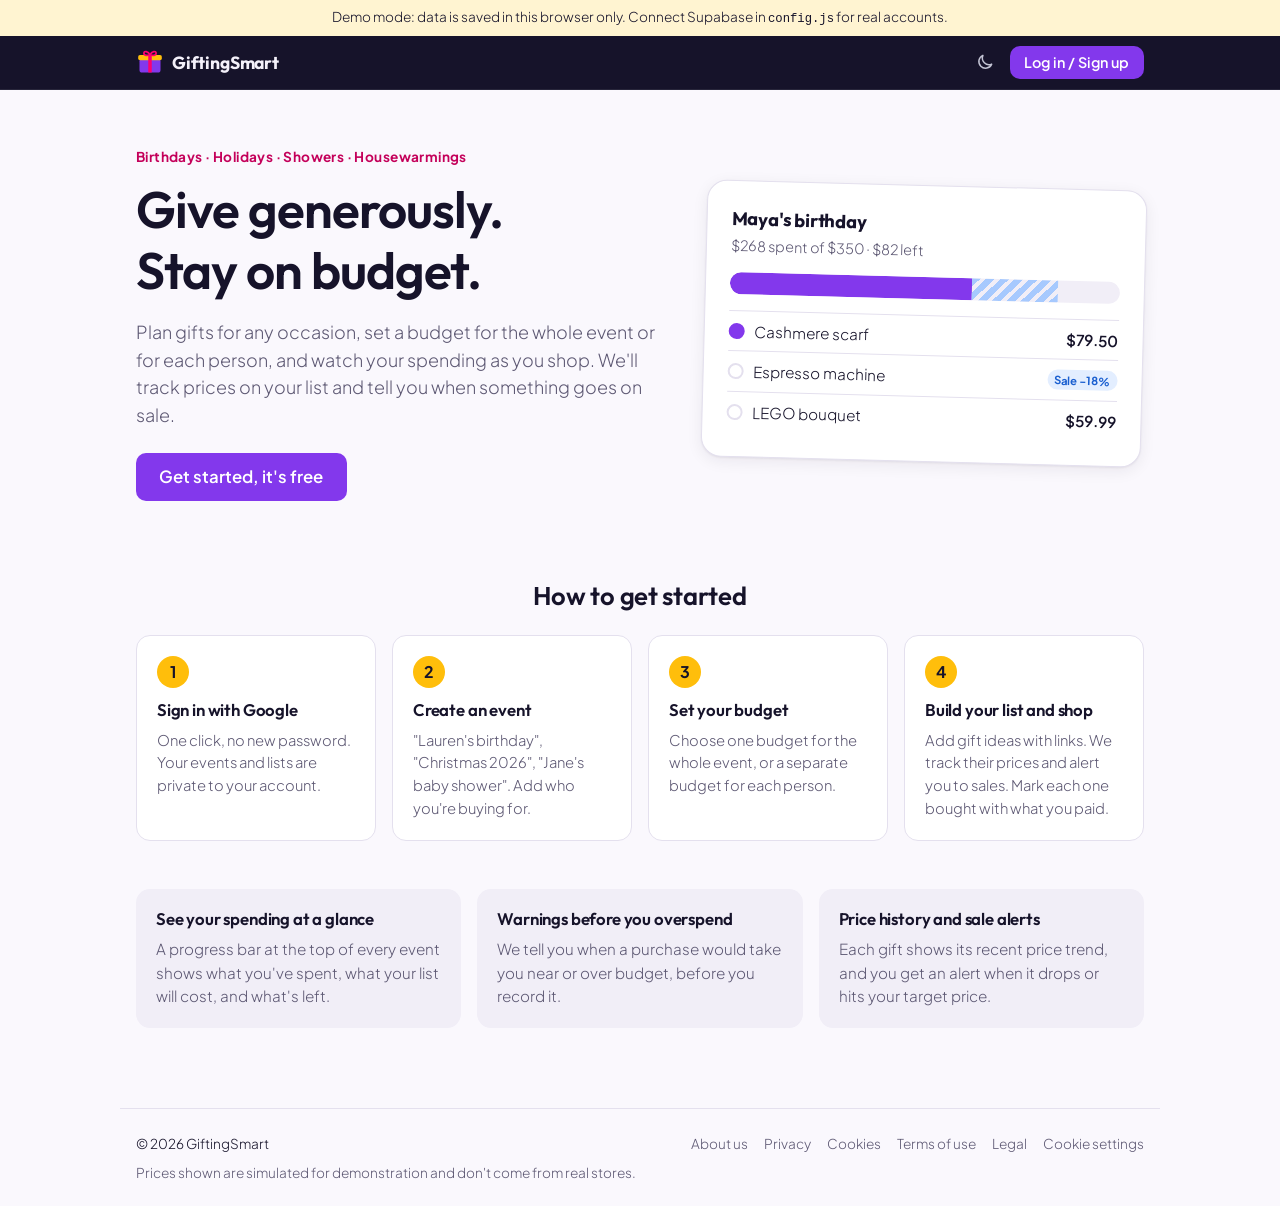
<file: index.html>
<!doctype html>
<html lang="en-CA">
<head>
  <meta charset="utf-8">
  <meta name="viewport" content="width=device-width, initial-scale=1">
  <title>GiftingSmart: gift planner and budget tracker for every occasion</title>
  <meta name="description" content="Plan gifts for birthdays, Christmas, Hanukkah, Eid, Diwali, Lunar New Year, showers and more. Set a budget per event or per person, track what you spend, and get alerts when gifts on your list go on sale. Free.">
  <link rel="canonical" href="https://giftingsmart.shop/">
  <meta name="theme-color" content="#16132a">
  <meta name="color-scheme" content="light dark">

  <meta property="og:type" content="website">
  <meta property="og:site_name" content="GiftingSmart">
  <meta property="og:url" content="https://giftingsmart.shop/">
  <meta property="og:title" content="GiftingSmart: give generously, stay on budget">
  <meta property="og:description" content="Plan gifts for any occasion, set a budget for the event or each person, and get alerts when gifts go on sale.">
  <meta property="og:image" content="https://giftingsmart.shop/og-image.png">
  <meta property="og:image:width" content="1200">
  <meta property="og:image:height" content="630">
  <meta property="og:image:alt" content="GiftingSmart: a budget progress bar above a gift list with a sale tag">
  <meta property="og:locale" content="en_CA">
  <meta name="twitter:card" content="summary_large_image">
  <meta name="twitter:title" content="GiftingSmart: give generously, stay on budget">
  <meta name="twitter:description" content="Plan gifts for any occasion, set a budget for the event or each person, and get alerts when gifts go on sale.">
  <meta name="twitter:image" content="https://giftingsmart.shop/og-image.png">

  <link rel="icon" href="icon.svg" type="image/svg+xml">
  <link rel="apple-touch-icon" href="apple-touch-icon.png">
  <link rel="manifest" href="manifest.webmanifest">
  <link rel="preload" href="fonts/plus-jakarta-sans-latin.woff2" as="font" type="font/woff2" crossorigin>
  <link rel="preload" href="fonts/outfit-latin.woff2" as="font" type="font/woff2" crossorigin>
  <link rel="stylesheet" href="fonts/fonts.css">
  <link rel="stylesheet" href="styles.css">
  <script src="theme.js"></script>
  <script src="config.js"></script>
  <script src="analytics.js" defer></script>
  <script type="module" src="js/app.js"></script>
  <script type="application/ld+json">
  {
    "@context": "https://schema.org",
    "@graph": [
      {
        "@type": "WebSite",
        "name": "GiftingSmart",
        "url": "https://giftingsmart.shop/",
        "inLanguage": "en-CA"
      },
      {
        "@type": "WebApplication",
        "name": "GiftingSmart",
        "url": "https://giftingsmart.shop/",
        "applicationCategory": "LifestyleApplication",
        "operatingSystem": "Any (runs in a web browser)",
        "description": "Gift planner and budget tracker for birthdays, holidays and life events. Set a budget per event or per person, track spending, and get sale alerts for gifts on your list.",
        "offers": { "@type": "Offer", "price": "0", "priceCurrency": "CAD" },
        "featureList": [
          "Budgets for a whole event or for each person",
          "Shopping lists with price history",
          "Sale and target-price alerts",
          "Warnings before you go over budget",
          "Occasions from many traditions, including Christmas, Hanukkah, Eid, Diwali and Lunar New Year"
        ]
      }
    ]
  }
  </script>
</head>
<body>
  <svg width="0" height="0" style="position:absolute" aria-hidden="true">
    <symbol id="logo" viewBox="0 0 32 32">
      <rect x="4" y="12" width="24" height="16" rx="3" fill="var(--logo-box)"/>
      <rect x="2.5" y="8" width="27" height="6" rx="2" fill="var(--logo-lid)"/>
      <rect x="14" y="8" width="4" height="20" fill="var(--logo-ribbon)"/>
      <path d="M16 8c-2-4.5-7-5-7-2s4 2.5 7 2Zm0 0c2-4.5 7-5 7-2s-4 2.5-7 2Z" fill="none" stroke="var(--logo-ribbon)" stroke-width="2" stroke-linejoin="round"/>
    </symbol>
  </svg>

  <a href="#app" class="skip">Skip to content</a>
  <div id="demo-banner" class="demo-banner" hidden>
    Demo mode: data is saved in this browser only. Connect Supabase in <code>config.js</code> for real accounts.
  </div>
  <header class="site-header"><div class="nav" id="nav"></div></header>

  <main id="app" tabindex="-1">
    <!-- Static intro for search engines and link previews; the app replaces it when it starts. -->
    <div class="prerender">
      <h1>Give generously. Stay on budget.</h1>
      <p>GiftingSmart is a free gift planner and budget tracker. Plan gifts for any occasion, set a budget for the
        whole event or for each person, and watch your spending as you shop. We track prices on your list and tell
        you when something goes on sale.</p>
      <h2>How it works</h2>
      <ol>
        <li>Sign in with Google. Your events and lists are private to your account.</li>
        <li>Create an event, such as a birthday, Christmas, Hanukkah, Eid al-Fitr, Diwali, Lunar New Year, a baby shower, a wedding or a housewarming.</li>
        <li>Set one budget for the event, or a budget for each person you're buying for.</li>
        <li>Add gift ideas with links. Mark each one bought with what you paid, and get a warning before you go over budget.</li>
      </ol>
      <p><a href="#/login">Get started, it's free</a> · <a href="/about">About GiftingSmart</a></p>
    </div>
    <noscript><p>GiftingSmart needs JavaScript to run the planner. You can still read our
      <a href="/about">About</a>, <a href="/privacy">Privacy</a> and <a href="/terms">Terms</a> pages.</p></noscript>
  </main>

  <footer class="site-footer">
    <span>© 2026 GiftingSmart</span>
    <nav aria-label="Footer">
      <ul class="footer-links">
        <li><a href="/about">About us</a></li>
        <li><a href="/privacy">Privacy</a></li>
        <li><a href="/cookies">Cookies</a></li>
        <li><a href="/terms">Terms of use</a></li>
        <li><a href="/legal">Legal</a></li>
        <li><a href="/cookies" data-cookie-settings>Cookie settings</a></li>
      </ul>
    </nav>
    <span class="muted footer-note">Prices shown are simulated for demonstration and don't come from real stores.</span>
  </footer>

  <dialog id="dialog" aria-label="Dialog"></dialog>
  <div id="toast" class="toast" role="status" aria-live="polite" hidden></div>
</body>
</html>
</file>
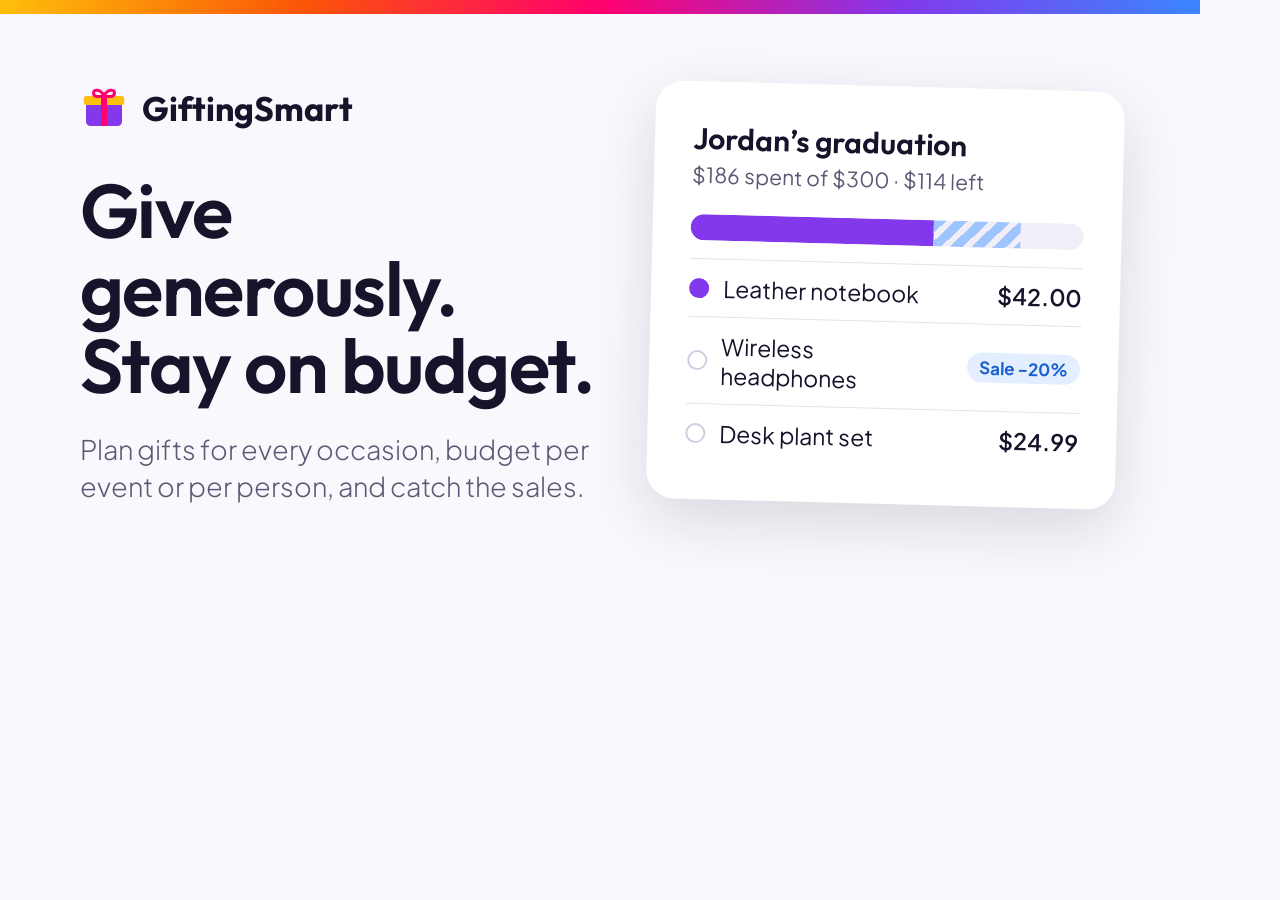
<file: scripts/og-image.html>
<!doctype html>
<!-- Source for og-image.png (1200x630). Regenerate with scripts/render-images.sh -->
<html>
<head>
<meta charset="utf-8">
<link rel="stylesheet" href="../fonts/fonts.css">
<style>
  * { box-sizing: border-box; margin: 0; }
  body { width: 1200px; height: 630px; overflow: hidden; background: #faf8fd; font-family: 'Plus Jakarta Sans', sans-serif; color: #16132a; }
  .bar-top { height: 14px; background: linear-gradient(90deg, #ffbe0b, #fb5607, #ff006e, #8338ec, #3a86ff); }
  .wrap { display: grid; grid-template-columns: 1.1fr 1fr; gap: 56px; align-items: center; padding: 70px 80px 0; }
  .brand { display: flex; align-items: center; gap: 14px; font-family: 'Outfit', sans-serif; font-weight: 700; font-size: 34px; margin-bottom: 40px; }
  h1 { font-family: 'Outfit', sans-serif; font-weight: 600; font-size: 76px; line-height: 1.02; letter-spacing: -.02em; }
  p { font-size: 27px; font-weight: 300; color: #5d5873; margin-top: 26px; line-height: 1.4; }
  .card { background: #fff; border-radius: 28px; padding: 38px; box-shadow: 0 20px 60px rgb(22 19 42 / 14%); transform: rotate(1.5deg); }
  .t { font-family: 'Outfit', sans-serif; font-weight: 600; font-size: 30px; }
  .s { color: #5d5873; font-size: 21px; margin-top: 4px; }
  .bar { position: relative; height: 26px; background: #f1eef7; border-radius: 99px; overflow: hidden; margin: 26px 0 18px; }
  .fill { position: absolute; inset: 0 38% 0 0; background: #8338ec; border-radius: 99px 0 0 99px; }
  .plan { position: absolute; top: 0; bottom: 0; left: 62%; width: 22%; background: repeating-linear-gradient(135deg, #9ec5ff 0 9px, transparent 9px 15px); }
  .row { display: flex; align-items: center; gap: 14px; font-size: 23px; padding: 14px 0; border-top: 1px solid #e4e0ee; }
  .dot { width: 20px; height: 20px; border-radius: 50%; border: 2.5px solid #d3cde3; }
  .dot.done { background: #8338ec; border-color: #8338ec; }
  .row b { margin-left: auto; font-weight: 600; }
  .sale { white-space: nowrap; margin-left: auto; background: #e3eeff; color: #1a5fd0; font-weight: 700; font-size: 17px; padding: 4px 12px; border-radius: 99px; }
</style>
</head>
<body>
  <div class="bar-top"></div>
  <div class="wrap">
    <div>
      <div class="brand"><img src="../icon.svg" width="48" height="48" alt="">GiftingSmart</div>
      <h1>Give generously. Stay on budget.</h1>
      <p>Plan gifts for every occasion, budget per event or per person, and catch the sales.</p>
    </div>
    <div class="card">
      <div class="t">Jordan&#8217;s graduation</div>
      <div class="s">$186 spent of $300 · $114 left</div>
      <div class="bar"><div class="fill"></div><div class="plan"></div></div>
      <div class="row"><span class="dot done"></span>Leather notebook<b>$42.00</b></div>
      <div class="row"><span class="dot"></span>Wireless headphones<span class="sale">Sale −20%</span></div>
      <div class="row"><span class="dot"></span>Desk plant set<b>$24.99</b></div>
    </div>
  </div>
</body>
</html>
</file>
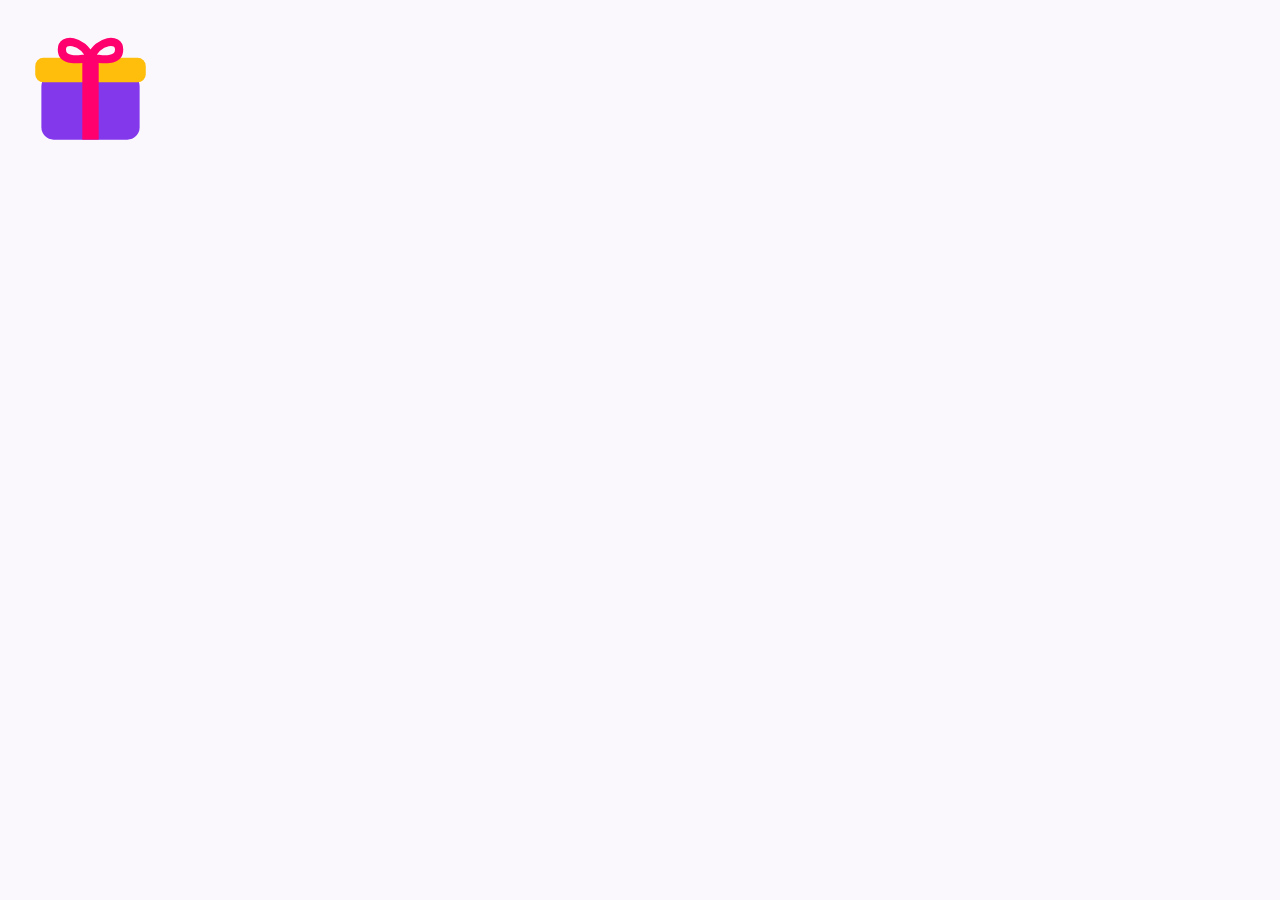
<file: scripts/touch-icon.html>
<!doctype html>
<!-- Source for apple-touch-icon.png and the app icons. ?size=N sets the icon size
     in pixels (laid out from the top-left, because headless Chrome has a minimum
     window width); ?maskable keeps the logo inside Android's safe zone (the
     central 80% circle). Regenerate with scripts/render-images.sh -->
<html><head><meta charset="utf-8"><style>
  * { margin: 0; }
  body { background: #faf8fd; overflow: hidden; }
  .tile { display: grid; place-items: center; background: #faf8fd; }
</style></head>
<body><div class="tile"><img src="../icon.svg" alt=""></div>
<script>
  var q = new URLSearchParams(location.search);
  var size = Number(q.get('size')) || 180;
  var scale = q.has('maskable') ? 0.56 : 0.73;
  var tile = document.querySelector('.tile');
  var img = document.querySelector('img');
  tile.style.width = tile.style.height = size + 'px';
  img.width = img.height = Math.round(size * scale);
</script>
</body></html>
</file>
<file: fonts/fonts.css>
/* Self-hosted copies of Outfit and Plus Jakarta Sans (SIL Open Font License),
   so visitors' browsers never contact Google Fonts. */
/* latin-ext */
@font-face {
  font-family: 'Outfit';
  font-style: normal;
  font-weight: 500 700;
  font-display: swap;
  src: url(outfit-latin-ext.woff2) format('woff2');
  unicode-range: U+0100-02BA, U+02BD-02C5, U+02C7-02CC, U+02CE-02D7, U+02DD-02FF, U+0304, U+0308, U+0329, U+1D00-1DBF, U+1E00-1E9F, U+1EF2-1EFF, U+2020, U+20A0-20AB, U+20AD-20C0, U+2113, U+2C60-2C7F, U+A720-A7FF;
}
/* latin */
@font-face {
  font-family: 'Outfit';
  font-style: normal;
  font-weight: 500 700;
  font-display: swap;
  src: url(outfit-latin.woff2) format('woff2');
  unicode-range: U+0000-00FF, U+0131, U+0152-0153, U+02BB-02BC, U+02C6, U+02DA, U+02DC, U+0304, U+0308, U+0329, U+2000-206F, U+20AC, U+2122, U+2191, U+2193, U+2212, U+2215, U+FEFF, U+FFFD;
}
/* cyrillic-ext */
@font-face {
  font-family: 'Plus Jakarta Sans';
  font-style: normal;
  font-weight: 300 700;
  font-display: swap;
  src: url(plus-jakarta-sans-cyrillic-ext.woff2) format('woff2');
  unicode-range: U+0460-052F, U+1C80-1C8A, U+20B4, U+2DE0-2DFF, U+A640-A69F, U+FE2E-FE2F;
}
/* vietnamese */
@font-face {
  font-family: 'Plus Jakarta Sans';
  font-style: normal;
  font-weight: 300 700;
  font-display: swap;
  src: url(plus-jakarta-sans-vietnamese.woff2) format('woff2');
  unicode-range: U+0102-0103, U+0110-0111, U+0128-0129, U+0168-0169, U+01A0-01A1, U+01AF-01B0, U+0300-0301, U+0303-0304, U+0308-0309, U+0323, U+0329, U+1EA0-1EF9, U+20AB;
}
/* latin-ext */
@font-face {
  font-family: 'Plus Jakarta Sans';
  font-style: normal;
  font-weight: 300 700;
  font-display: swap;
  src: url(plus-jakarta-sans-latin-ext.woff2) format('woff2');
  unicode-range: U+0100-02BA, U+02BD-02C5, U+02C7-02CC, U+02CE-02D7, U+02DD-02FF, U+0304, U+0308, U+0329, U+1D00-1DBF, U+1E00-1E9F, U+1EF2-1EFF, U+2020, U+20A0-20AB, U+20AD-20C0, U+2113, U+2C60-2C7F, U+A720-A7FF;
}
/* latin */
@font-face {
  font-family: 'Plus Jakarta Sans';
  font-style: normal;
  font-weight: 300 700;
  font-display: swap;
  src: url(plus-jakarta-sans-latin.woff2) format('woff2');
  unicode-range: U+0000-00FF, U+0131, U+0152-0153, U+02BB-02BC, U+02C6, U+02DA, U+02DC, U+0304, U+0308, U+0329, U+2000-206F, U+20AC, U+2122, U+2191, U+2193, U+2212, U+2215, U+FEFF, U+FFFD;
}
</file>
<file: styles.css>
/* Palette "Bright": amber #ffbe0b · orange #fb5607 · rose #ff006e · violet #8338ec · azure #3a86ff,
   plus a violet-tinted ink for text, header and page edges.
   Bright colours are fills; each has a deeper "-text" shade for readable text. */
:root {
  --ink: #16132a;
  --paper: #faf8fd;
  --amber: #ffbe0b;
  --orange: #fb5607;
  --rose: #ff006e;
  --violet: #8338ec;
  --azure: #3a86ff;

  --bg: var(--paper);
  --surface: #ffffff;
  --surface-2: #f1eef7;
  --text: var(--ink);
  --muted: #5d5873;
  --border: #e4e0ee;
  --primary: var(--violet);
  --primary-strong: #6a1fd6;
  --primary-soft: #efe6fd;
  --on-primary: #ffffff;
  --link: #6a1fd6;
  --accent: var(--rose);
  --accent-text: #c4005a;
  --accent-soft: #ffe0ee;
  --on-accent: var(--ink);
  /* Sales are good news: azure, kept well away from the over-budget red. */
  --sale: var(--azure);
  --sale-text: #1a5fd0;
  --sale-soft: #e3eeff;
  --target-text: #b53a00;
  --target-soft: #ffe8dc;
  --ok: var(--violet);
  --ok-text: #6a1fd6;
  --near: var(--amber);
  --near-text: #8a5a00;
  --near-soft: #fff4d1;
  /* Over budget stays a true red. */
  --over: #e0262c;
  --over-text: #c01a20;
  --over-soft: #fde4e5;
  --danger: #d11f25;
  --on-danger: #ffffff;
  --planned: #9ec5ff;
  --step: var(--amber);
  --logo-box: var(--violet);
  --logo-lid: var(--amber);
  --logo-ribbon: var(--rose);
  --shadow: 0 1px 2px rgb(22 19 42 / 6%), 0 4px 16px rgb(22 19 42 / 7%);
  --radius: 14px;
  --font-heading: 'Outfit', system-ui, -apple-system, 'Segoe UI', Roboto, sans-serif;
  --font-body: 'Plus Jakarta Sans', system-ui, -apple-system, 'Segoe UI', Roboto, sans-serif;
  color-scheme: light;
}

@media (prefers-color-scheme: dark) {
  :root:not([data-theme='light']) {
    --bg: #1c1833;
    --surface: #24203d;
    --surface-2: #2f2a4c;
    --text: #f4f1fa;
    --muted: #b8b2cd;
    --border: #3c3659;
    --primary: #a879f7;
    --primary-strong: #c1a0fa;
    --primary-soft: #33275a;
    --on-primary: var(--ink);
    --link: #c1a0fa;
    --accent-text: #ff6fa8;
    --accent-soft: #4a1f37;
    --sale-text: #8db8ff;
    --sale-soft: #1f2f55;
    --target-text: #ff8a50;
    --target-soft: #46281a;
    --ok: #a879f7;
    --ok-text: #c1a0fa;
    --near-text: var(--amber);
    --near-soft: #3f3317;
    --over: #ff5a5f;
    --over-text: #ff8589;
    --over-soft: #4a2229;
    --danger: #ff5a5f;
    --on-danger: var(--ink);
    --planned: #4d6aa8;
    --shadow: 0 1px 2px rgb(0 0 0 / 30%), 0 4px 16px rgb(0 0 0 / 25%);
    color-scheme: dark;
  }
}

/* Same dark tokens when chosen with the theme button (data-theme="dark"). */
:root[data-theme='dark'] {
  --bg: #1c1833;
  --surface: #24203d;
  --surface-2: #2f2a4c;
  --text: #f4f1fa;
  --muted: #b8b2cd;
  --border: #3c3659;
  --primary: #a879f7;
  --primary-strong: #c1a0fa;
  --primary-soft: #33275a;
  --on-primary: var(--ink);
  --link: #c1a0fa;
  --accent-text: #ff6fa8;
  --accent-soft: #4a1f37;
  --sale-text: #8db8ff;
  --sale-soft: #1f2f55;
  --target-text: #ff8a50;
  --target-soft: #46281a;
  --ok: #a879f7;
  --ok-text: #c1a0fa;
  --near-text: var(--amber);
  --near-soft: #3f3317;
  --over: #ff5a5f;
  --over-text: #ff8589;
  --over-soft: #4a2229;
  --danger: #ff5a5f;
  --on-danger: var(--ink);
  --planned: #4d6aa8;
  --shadow: 0 1px 2px rgb(0 0 0 / 30%), 0 4px 16px rgb(0 0 0 / 25%);
  color-scheme: dark;
}

* { box-sizing: border-box; }
html { -webkit-text-size-adjust: 100%; }
body {
  margin: 0;
  background: var(--bg);
  color: var(--text);
  /* Body text: Plus Jakarta Sans Light. Buttons, labels and amounts keep heavier weights. */
  font: 300 16px/1.55 var(--font-body);
  min-height: 100vh;
  display: flex;
  flex-direction: column;
}
b, strong { font-weight: 600; }
h1, h2, h3 { line-height: 1.2; margin: 0 0 .5rem; }
/* Headings, plus the brand name and heading-like titles, use Outfit. */
h1, h2, h3, h4, h5, h6, .brand, .hc-title, .profile-name {
  font-family: var(--font-heading);
  font-weight: 600;
  letter-spacing: -.01em;
}
h1 { font-size: clamp(1.6rem, 3vw, 2rem); }
h2 { font-size: 1.25rem; }
h3 { font-size: 1.05rem; }
p { margin: 0 0 1rem; }
a { color: var(--link); }
code { font-size: .9em; }
.muted { color: var(--muted); }
.small { font-size: .875rem; }
.center { text-align: center; }
[hidden] { display: none !important; }

.skip { position: absolute; left: -999px; }
.skip:focus { left: 1rem; top: 1rem; z-index: 100; background: var(--surface); padding: .5rem 1rem; }
:focus-visible { outline: 2px solid var(--primary); outline-offset: 2px; }
/* main is focused after each page change (for screen readers); it isn't a control, so no outline. */
main:focus, main:focus-visible { outline: none; }

.demo-banner {
  background: var(--near-soft);
  color: var(--text);
  text-align: center;
  font-size: .85rem;
  padding: .4rem 1rem;
}

/* ---------- header / nav */
.site-header {
  background: var(--ink);
  border-bottom: 1px solid rgb(255 255 255 / 8%);
  position: sticky;
  top: 0;
  z-index: 10;
}
.site-header .brand,
.site-header .account-link { color: #f4f1fa; }
.site-header .nav-link,
.site-header .nav-right > .icon-btn { color: #c3c4d4; }
.site-header .nav-link:hover,
.site-header .nav-right > .icon-btn:hover,
.site-header .account-link:hover,
.site-header .account-link[aria-current='page'] { background: rgb(255 255 255 / 10%); color: #f4f1fa; }
.site-header .nav-link[aria-current='page'] { background: rgb(131 56 236 / 30%); color: #d4bcfc; }
.site-header .avatar { background: var(--violet); color: #fff; }
.site-header .btn.primary { background: var(--violet); color: #fff; }
.site-header .btn.primary:hover:not(:disabled) { background: #9655f0; }
.site-header :focus-visible { outline-color: var(--amber); }
.nav {
  max-width: 1040px;
  margin: 0 auto;
  padding: .6rem 16px;
  display: flex;
  align-items: center;
  gap: 1.25rem;
  position: relative;
}
.brand {
  display: flex;
  align-items: center;
  gap: .5rem;
  font-weight: 700;
  font-size: 1.1rem;
  color: var(--text);
  text-decoration: none;
}
.nav-links { display: flex; gap: .25rem; }
.nav-link {
  color: var(--muted);
  text-decoration: none;
  padding: .4rem .7rem;
  border-radius: 8px;
  font-weight: 500;
}
.nav-link:hover { background: var(--surface-2); color: var(--text); }
.nav-link[aria-current='page'] { color: var(--primary); background: var(--primary-soft); }
.nav-right { margin-left: auto; display: flex; align-items: center; gap: .5rem; }
.account-link {
  display: flex;
  align-items: center;
  gap: .5rem;
  text-decoration: none;
  color: var(--text);
  padding: .2rem .6rem .2rem .2rem;
  border-radius: 999px;
}
.account-link:hover, .account-link[aria-current='page'] { background: var(--surface-2); }
.avatar {
  border-radius: 50%;
  object-fit: cover;
  display: inline-grid;
  place-items: center;
  background: var(--primary);
  color: var(--on-primary);
  font-weight: 600;
  flex: none;
}

.bell { position: relative; }

/* Theme button: show the moon in light mode, the sun in dark mode. */
.theme-btn .icon-sun { display: none; }
:root[data-theme='dark'] .theme-btn .icon-sun { display: block; }
:root[data-theme='dark'] .theme-btn .icon-moon { display: none; }
@media (prefers-color-scheme: dark) {
  :root:not([data-theme='light']) .theme-btn .icon-sun { display: block; }
  :root:not([data-theme='light']) .theme-btn .icon-moon { display: none; }
}

/* Hamburger menu (tablets in portrait or landscape, and phones). */
.nav-right .menu-btn { display: none; }
.site-header .menu-btn { color: #f4f1fa; }
.menu-panel {
  position: absolute;
  top: 100%;
  left: 0;
  right: 0;
  background: var(--ink);
  border-top: 1px solid rgb(255 255 255 / 8%);
  box-shadow: 0 12px 24px rgb(0 0 0 / 25%);
  padding: .5rem 16px 1rem;
  display: flex;
  flex-direction: column;
  gap: .15rem;
}
.menu-panel a,
.menu-panel button {
  display: flex;
  align-items: center;
  gap: .6rem;
  width: 100%;
  min-height: 44px;
  padding: .55rem .75rem;
  border: 0;
  border-radius: 10px;
  background: none;
  color: #e4e1ef;
  font: inherit;
  font-weight: 500;
  text-align: left;
  text-decoration: none;
  cursor: pointer;
}
.menu-panel a:hover,
.menu-panel button:hover { background: rgb(255 255 255 / 10%); color: #fff; }
.menu-panel a[aria-current='page'] { background: rgb(131 56 236 / 30%); color: #d4bcfc; }
.menu-panel hr { border: 0; border-top: 1px solid rgb(255 255 255 / 10%); margin: .35rem 0; }
@media (max-width: 1024px) {
  .nav-links,
  .account-link,
  .nav-right > .theme-btn { display: none; }
  .nav-right .menu-btn { display: inline-grid; }
}
@media (min-width: 1025px) {
  .menu-panel { display: none !important; }
}
.badge {
  position: absolute;
  top: 0;
  right: 0;
  background: var(--accent);
  color: var(--on-accent);
  font-size: .65rem;
  font-weight: 700;
  min-width: 16px;
  height: 16px;
  border-radius: 8px;
  display: grid;
  place-items: center;
  padding: 0 3px;
}
.alerts-panel {
  position: absolute;
  right: 16px;
  top: calc(100% + 6px);
  width: min(380px, calc(100vw - 32px));
  max-height: 70vh;
  overflow: auto;
  background: var(--surface);
  border: 1px solid var(--border);
  border-radius: var(--radius);
  box-shadow: var(--shadow);
  padding: 1rem;
}
.alerts-panel h2 { font-size: 1rem; }
.alerts-panel ul { list-style: none; margin: 0; padding: 0; }
.alerts-panel li a {
  display: block;
  padding: .6rem;
  border-radius: 8px;
  color: var(--text);
  text-decoration: none;
  font-size: .9rem;
}
.alerts-panel li a:hover { background: var(--surface-2); }
.alerts-panel li.unread a { background: var(--primary-soft); }
.alerts-panel time { display: block; color: var(--muted); font-size: .75rem; margin-top: .2rem; }
.alert-kind {
  display: inline-block;
  font-size: .7rem;
  font-weight: 700;
  text-transform: uppercase;
  letter-spacing: .04em;
  color: var(--sale-text);
  margin-right: .3rem;
}
.alert-kind.target { color: var(--target-text); }

/* ---------- layout */
main {
  flex: 1;
  width: 100%;
  max-width: 1040px;
  margin: 0 auto;
  padding: 1.5rem 16px 3rem;
  outline: none;
}
main[aria-busy='true'] > * { opacity: .6; }
.site-footer {
  max-width: 1040px;
  width: 100%;
  margin: 0 auto;
  padding: 1.5rem 16px;
  display: flex;
  flex-wrap: wrap;
  gap: .5rem 1.5rem;
  font-size: .85rem;
  border-top: 1px solid var(--border);
  justify-content: space-between;
  align-items: center;
}
.footer-links { display: flex; flex-wrap: wrap; gap: .25rem 1rem; list-style: none; margin: 0; padding: 0; }
.footer-links a { color: var(--muted); text-decoration: none; }
.footer-links a:hover { color: var(--text); text-decoration: underline; }
.footer-note { flex-basis: 100%; }

/* Static, crawlable intro in index.html; the app replaces it once it starts. */
.js .prerender { display: none; }
/* Until the first page is drawn, keep the footer below the fold so it doesn't
   jump down when content appears (avoids layout shift on load). */
.js:not(.app-ready) main#app { min-height: 100vh; }

/* ---------- legal / info pages */
.legal { max-width: 720px; margin: 0 auto; }
.legal h1 { margin-bottom: .25rem; }
.legal .updated { color: var(--muted); margin-bottom: 2rem; }
.legal h2 { margin-top: 2rem; font-size: 1.3rem; }
.legal h3 { margin-top: 1.25rem; }
.legal p, .legal li { font-size: 1rem; }
.legal ul { padding-left: 1.25rem; }
.legal li { margin-bottom: .35rem; }
.legal .summary {
  background: var(--primary-soft);
  border-radius: var(--radius);
  padding: 1rem 1.25rem;
  margin-bottom: 1.5rem;
}
.legal .summary ul { margin: .25rem 0 0; }
.table-wrap { overflow-x: auto; margin: 1rem 0; }
.legal table { border-collapse: collapse; width: 100%; font-size: .92rem; }
.legal th, .legal td { text-align: left; vertical-align: top; padding: .55rem .6rem; border-bottom: 1px solid var(--border); }
.legal th { font-weight: 600; }
.legal code { font-size: .85em; background: var(--surface-2); padding: .1rem .3rem; border-radius: 4px; overflow-wrap: anywhere; }
/* Details the site owner still has to fill in. */
.placeholder { background: var(--near-soft); color: var(--near-text); border-radius: 4px; padding: 0 .25rem; font-weight: 600; }

/* Occasion suggestions on the new-event form */
.chip-group { margin: 0 0 .75rem; }
.chip-group h3 { font-family: var(--font-body); font-size: .8rem; font-weight: 600; letter-spacing: .04em; text-transform: uppercase; color: var(--muted); margin: .75rem 0 .4rem; }
.more-occasions { margin: -.4rem 0 1rem; }
.more-occasions summary { cursor: pointer; color: var(--link); font-weight: 500; font-size: .9rem; width: fit-content; }
.more-occasions .chips { margin: 0; }
.card {
  background: var(--surface);
  border: 1px solid var(--border);
  border-radius: var(--radius);
  box-shadow: var(--shadow);
  padding: 1.25rem;
  margin-bottom: 1rem;
}
.page-head {
  display: flex;
  align-items: flex-start;
  justify-content: space-between;
  gap: 1rem;
  flex-wrap: wrap;
  margin-bottom: 1rem;
}
.page-head p { margin: 0; }
.crumbs { margin-bottom: .5rem; font-size: .9rem; }
.crumbs a { text-decoration: none; }
.head-actions { display: flex; gap: .5rem; flex-wrap: wrap; }
.section-title { margin-top: 2rem; }
.empty { text-align: center; padding: 3rem 1rem; }

/* ---------- buttons */
.btn {
  --b: var(--surface);
  display: inline-flex;
  align-items: center;
  justify-content: center;
  gap: .5rem;
  font: inherit;
  font-weight: 600;
  border-radius: 10px;
  border: 1px solid transparent;
  padding: .6rem 1.1rem;
  cursor: pointer;
  text-decoration: none;
  line-height: 1.2;
  white-space: nowrap;
}
.btn:disabled { opacity: .6; cursor: default; }
.btn.primary { background: var(--primary); color: var(--on-primary); }
.btn.primary:hover:not(:disabled) { background: var(--primary-strong); }
.btn.ghost { background: var(--surface); color: var(--text); border-color: var(--border); }
.btn.ghost:hover:not(:disabled) { background: var(--surface-2); }
.btn.danger { background: var(--danger); color: var(--on-danger); }
.btn.danger-text { color: var(--over-text); }
.btn.google { background: var(--surface); color: var(--text); border-color: var(--border); width: 100%; }
.btn.google:hover { background: var(--surface-2); }
.btn.lg { padding: .8rem 1.4rem; font-size: 1.05rem; }
.btn.sm { padding: .45rem .85rem; font-size: .9rem; }
.btn.xs { padding: .3rem .65rem; font-size: .82rem; border-radius: 8px; }
.icon-btn {
  display: inline-grid;
  place-items: center;
  width: 34px;
  height: 34px;
  border-radius: 8px;
  border: 0;
  background: transparent;
  color: var(--muted);
  cursor: pointer;
  font: inherit;
}
.icon-btn:hover { background: var(--surface-2); color: var(--text); }

/* ---------- forms */
.form { max-width: 620px; }
.field { display: flex; flex-direction: column; gap: .35rem; margin: 0 0 1rem; border: 0; padding: 0; min-width: 0; }
.field > span, .field legend { font-weight: 600; font-size: .92rem; }
.field legend { margin-bottom: .4rem; }
.field-row { display: grid; grid-template-columns: 1fr 1fr; gap: .75rem; }
input:not([type=checkbox]):not([type=radio]), select {
  font: inherit;
  color: var(--text);
  background: var(--surface);
  border: 1px solid var(--border);
  border-radius: 10px;
  padding: .6rem .75rem;
  width: 100%;
  min-width: 0;
}
input:focus, select:focus { outline: 2px solid var(--primary); outline-offset: -1px; border-color: var(--primary); }
.money-input { position: relative; display: flex; align-items: center; }
.money-input > span {
  position: absolute;
  left: .75rem;
  color: var(--muted);
  pointer-events: none;
}
.money-input input { padding-left: 2.2rem !important; }
.chips { display: flex; flex-wrap: wrap; gap: .4rem; margin: -.4rem 0 1rem; }
.chip {
  font: inherit;
  font-size: .85rem;
  border: 1px solid var(--border);
  background: var(--surface-2);
  color: var(--text);
  border-radius: 999px;
  padding: .25rem .75rem;
  cursor: pointer;
}
.chip:hover { border-color: var(--primary); color: var(--primary); }
.segmented { display: grid; grid-template-columns: 1fr 1fr; gap: .6rem; }
.segmented label { position: relative; cursor: pointer; }
.segmented input { position: absolute; opacity: 0; }
.segmented span {
  display: flex;
  flex-direction: column;
  border: 1.5px solid var(--border);
  border-radius: 12px;
  padding: .75rem .9rem;
  height: 100%;
}
.segmented small { color: var(--muted); font-size: .82rem; }
.segmented input:checked + span { border-color: var(--primary); background: var(--primary-soft); }
.segmented input:focus-visible + span { outline: 2px solid var(--primary); outline-offset: 2px; }
.recipient-row { display: grid; grid-template-columns: 1fr 150px 34px; gap: .5rem; margin-bottom: .5rem; align-items: center; }
.recipient-row:has(.money-input[hidden]) { grid-template-columns: 1fr 34px; }
.toggle { display: flex; gap: .6rem; align-items: flex-start; margin: .25rem 0 1rem; cursor: pointer; }
.toggle input { margin-top: .3rem; width: 18px; height: 18px; accent-color: var(--primary); flex: none; }
.form-actions, .modal-actions { display: flex; justify-content: flex-end; gap: .5rem; margin-top: 1rem; flex-wrap: wrap; }
.modal-actions .spacer { flex: 1; }

/* ---------- dialog */
dialog {
  border: 0;
  padding: 0;
  border-radius: var(--radius);
  background: var(--surface);
  color: var(--text);
  width: min(480px, calc(100vw - 32px));
  box-shadow: 0 20px 60px rgb(0 0 0 / 30%);
}
dialog::backdrop { background: rgb(15 20 18 / 45%); }
.modal { padding: 1.5rem; }

/* ---------- toast */
.toast {
  position: fixed;
  bottom: 1.25rem;
  left: 50%;
  transform: translateX(-50%);
  background: var(--text);
  color: var(--bg);
  padding: .7rem 1.1rem;
  border-radius: 10px;
  box-shadow: var(--shadow);
  z-index: 50;
  max-width: calc(100vw - 32px);
  font-size: .92rem;
}
.toast[data-kind='error'] { background: var(--danger); color: var(--on-danger); }

/* ---------- progress bars */
.bar {
  position: relative;
  background: var(--surface-2);
  border-radius: 999px;
  overflow: hidden;
  height: 12px;
}
.bar.lg { height: 22px; margin: 1rem 0 .6rem; }
.bar.sm { height: 8px; margin: .5rem 0; }
.bar-fill, .bar-planned { position: absolute; top: 0; bottom: 0; left: 0; }
.bar-fill { background: var(--ok); border-radius: 999px 0 0 999px; transition: width .4s ease; }
/* Maize is light: a hairline keeps it visible against the track. */
.bar.near .bar-fill { box-shadow: inset 0 0 0 1px rgb(22 19 42 / 25%); }
.bar-planned {
  background: repeating-linear-gradient(135deg, var(--planned) 0 6px, transparent 6px 10px);
  opacity: .9;
}
.bar.near .bar-fill { background: var(--near); }
.bar.over .bar-fill { background: var(--over); }
.bar-limit {
  position: absolute;
  top: -2px;
  bottom: -2px;
  width: 2px;
  background: var(--text);
  opacity: .7;
}
.legend { display: flex; flex-wrap: wrap; gap: .4rem 1.2rem; font-size: .85rem; color: var(--muted); }
.key { display: inline-block; width: 12px; height: 12px; border-radius: 3px; margin-right: .35rem; vertical-align: -1px; }
.key.spent { background: var(--ok); }
.near .key.spent { background: var(--near); }
.over .key.spent { background: var(--over); }
.key.planned { background: repeating-linear-gradient(135deg, var(--planned) 0 3px, transparent 3px 5px); border: 1px solid var(--planned); }
.key.limit { width: 2px; background: var(--text); }

.budget-card { position: sticky; top: 64px; z-index: 5; }
.budget-top { display: flex; justify-content: space-between; align-items: flex-end; gap: 1rem; flex-wrap: wrap; }
.big { font-size: 1.75rem; font-weight: 700; line-height: 1.1; font-variant-numeric: tabular-nums; }
.big .of { font-size: 1rem; font-weight: 500; color: var(--muted); }
.left { text-align: right; }
.left .big { color: var(--ok-text); }
.near .left .big { color: var(--near-text); }
.left.neg .big { color: var(--over-text); }

.alert { border-radius: 10px; padding: .7rem .9rem; margin-top: .9rem; font-size: .92rem; }
.alert.near { background: var(--near-soft); border-left: 4px solid var(--near); }
.alert.over { background: var(--over-soft); border-left: 4px solid var(--over); }
.pill {
  display: inline-block;
  font-size: .75rem;
  font-weight: 700;
  padding: .12rem .55rem;
  border-radius: 999px;
}
.pill.near { background: var(--near-soft); color: var(--near-text); }
.pill.over { background: var(--over-soft); color: var(--over-text); }

/* ---------- events list */
.event-grid { display: grid; grid-template-columns: repeat(auto-fill, minmax(280px, 1fr)); gap: 1rem; }
.event-grid.past { opacity: .75; }
.event-card {
  display: block;
  background: var(--surface);
  border: 1px solid var(--border);
  border-radius: var(--radius);
  box-shadow: var(--shadow);
  padding: 1.1rem 1.2rem;
  color: var(--text);
  text-decoration: none;
  transition: transform .15s ease, border-color .15s ease;
}
.event-card:hover { transform: translateY(-2px); border-color: var(--primary); }
.ec-head h2 { font-size: 1.1rem; margin: 0; }
.ec-meta { display: flex; justify-content: space-between; gap: .5rem; font-size: .85rem; color: var(--muted); flex-wrap: wrap; }
.event-card .pill { margin-top: .5rem; }

/* ---------- event page */
.event-head h1 { margin-bottom: .2rem; }
.list-head { display: flex; justify-content: space-between; align-items: center; gap: 1rem; margin: 1.5rem 0 .75rem; flex-wrap: wrap; }
.list-head h2 { margin: 0; }
.group { padding: 1rem 1.1rem; }
.group-head { display: flex; justify-content: space-between; align-items: center; gap: .5rem; flex-wrap: wrap; }
.group-title { display: flex; align-items: baseline; gap: .6rem; flex-wrap: wrap; }
.group-title h3 { margin: 0; }
.group-actions { display: flex; gap: .4rem; }
.empty-group { margin: .5rem 0 0; }
.gifts { list-style: none; margin: .5rem 0 0; padding: 0; }
.gift {
  display: grid;
  grid-template-columns: 1fr auto auto;
  align-items: center;
  gap: .75rem;
  padding: .7rem 0;
  border-top: 1px solid var(--border);
}
.gift:first-child { border-top: 0; }
.gift-name { font-weight: 600; display: flex; align-items: center; gap: .4rem; flex-wrap: wrap; }
.gift-name a { color: var(--text); }
.gift.bought .gift-name { color: var(--muted); text-decoration: line-through; text-decoration-thickness: 1px; }
.gift.bought .gift-name a { color: var(--muted); }
.gift-sub { margin-top: .1rem; }
.gift-spark { color: var(--primary); display: flex; }
.gift-spark.down { color: var(--sale-text); }
.gift-actions { display: flex; align-items: center; gap: .15rem; }
.sale-tag, .target-tag {
  font-size: .7rem;
  font-weight: 700;
  padding: .1rem .45rem;
  border-radius: 999px;
  text-decoration: none;
}
.sale-tag { background: var(--sale-soft); color: var(--sale-text); }
.target-tag { background: var(--target-soft); color: var(--target-text); }

/* ---------- home */
.hero {
  display: grid;
  grid-template-columns: 1.2fr 1fr;
  gap: 2.5rem;
  align-items: center;
  padding: 2rem 0 3rem;
}
.eyebrow { color: var(--accent-text); font-weight: 700; font-size: .85rem; letter-spacing: .03em; margin-bottom: .75rem; }
.hero h1 { font-size: clamp(2.2rem, 5vw, 3.2rem); letter-spacing: -.02em; margin-bottom: 1rem; }
.lead { font-size: 1.12rem; color: var(--muted); max-width: 36rem; }
.hero-cta { display: flex; gap: .75rem; flex-wrap: wrap; margin-top: 1.5rem; }
.hero-card {
  background: var(--surface);
  border: 1px solid var(--border);
  border-radius: 20px;
  box-shadow: var(--shadow);
  padding: 1.5rem;
  transform: rotate(1.5deg);
}
.hc-title { font-weight: 700; font-size: 1.15rem; }
.hc-sub { color: var(--muted); font-size: .9rem; }
.hc-list { list-style: none; padding: 0; margin: 1rem 0 0; }
.hc-list li { display: flex; align-items: center; gap: .6rem; padding: .5rem 0; border-top: 1px solid var(--border); font-size: .95rem; }
.hc-list b, .hc-list .sale-tag { margin-left: auto; }
.tick { width: 16px; height: 16px; border-radius: 50%; border: 2px solid var(--border); flex: none; }
.tick.done { background: var(--ok); border-color: var(--ok); }
.how { padding: 2rem 0; }
.how > h2 { font-size: 1.6rem; text-align: center; margin-bottom: 1.5rem; }
.steps { list-style: none; padding: 0; margin: 0; display: grid; grid-template-columns: repeat(4, 1fr); gap: 1rem; }
.steps li {
  background: var(--surface);
  border: 1px solid var(--border);
  border-radius: var(--radius);
  padding: 1.25rem;
}
.steps p { color: var(--muted); font-size: .92rem; margin: 0; }
.step-n {
  display: inline-grid;
  place-items: center;
  width: 32px;
  height: 32px;
  border-radius: 50%;
  background: var(--step);
  color: var(--ink);
  font-weight: 700;
  margin-bottom: .75rem;
}
.features { display: grid; grid-template-columns: repeat(3, 1fr); gap: 1rem; padding: 1rem 0 2rem; }
.feature { padding: 1.25rem; border-radius: var(--radius); background: var(--surface-2); }
.feature p { color: var(--muted); margin: 0; font-size: .95rem; }

/* ---------- auth / account */
.auth-card {
  max-width: 420px;
  margin: 3rem auto;
  text-align: center;
  background: var(--surface);
  border: 1px solid var(--border);
  border-radius: 20px;
  box-shadow: var(--shadow);
  padding: 2rem;
}
.demo-note { font-size: .85rem; color: var(--muted); background: var(--near-soft); border-radius: 10px; padding: .75rem; margin: 1.25rem 0 0; text-align: left; }
.profile { display: flex; align-items: center; gap: 1rem; }
.profile-name { font-weight: 700; font-size: 1.15rem; }
.card h2 { font-size: 1.05rem; }
.prefs .field { max-width: 240px; }

/* ---------- responsive */
@media (max-width: 860px) {
  .hero { grid-template-columns: 1fr; }
  .hero-card { transform: none; }
  .steps { grid-template-columns: 1fr 1fr; }
  .features { grid-template-columns: 1fr; }
}
@media (max-width: 640px) {
  .steps { grid-template-columns: 1fr; }
  .segmented, .field-row { grid-template-columns: 1fr; }
  .recipient-row { grid-template-columns: 1fr 110px 34px; }
  .budget-card { position: static; }
  .big { font-size: 1.4rem; }
  .gift { grid-template-columns: 1fr auto; }
  .gift-spark { display: none; }
  .left { text-align: left; }
}

/* A button that looks like an inline link */
.link-btn { background: none; border: 0; padding: 0; font: inherit; color: var(--link); text-decoration: underline; cursor: pointer; }
.legal-note { margin: 1.25rem 0 0; }

/* "or" divider and demo button on the login page */
.or { display: flex; align-items: center; gap: .75rem; color: var(--muted); font-size: .85rem; margin: 1.25rem 0; }
.or::before, .or::after { content: ''; flex: 1; border-top: 1px solid var(--border); }
.demo-btn { width: 100%; }
.demo-banner .link-btn { color: inherit; font-weight: 600; margin-left: .35rem; }

/* Cookie consent banner (analytics.js) */
.consent {
  position: fixed;
  left: 50%;
  bottom: 1rem;
  transform: translateX(-50%);
  z-index: 60;
  width: min(640px, calc(100vw - 32px));
  background: var(--surface);
  color: var(--text);
  border: 1px solid var(--border);
  border-radius: var(--radius);
  box-shadow: 0 12px 40px rgb(22 19 42 / 22%);
  padding: 1rem 1.1rem;
  display: flex;
  align-items: center;
  gap: 1rem;
  flex-wrap: wrap;
}
.consent p { margin: 0; flex: 1 1 280px; font-size: .92rem; }
.consent-actions { display: flex; gap: .5rem; margin-left: auto; }
</file>
